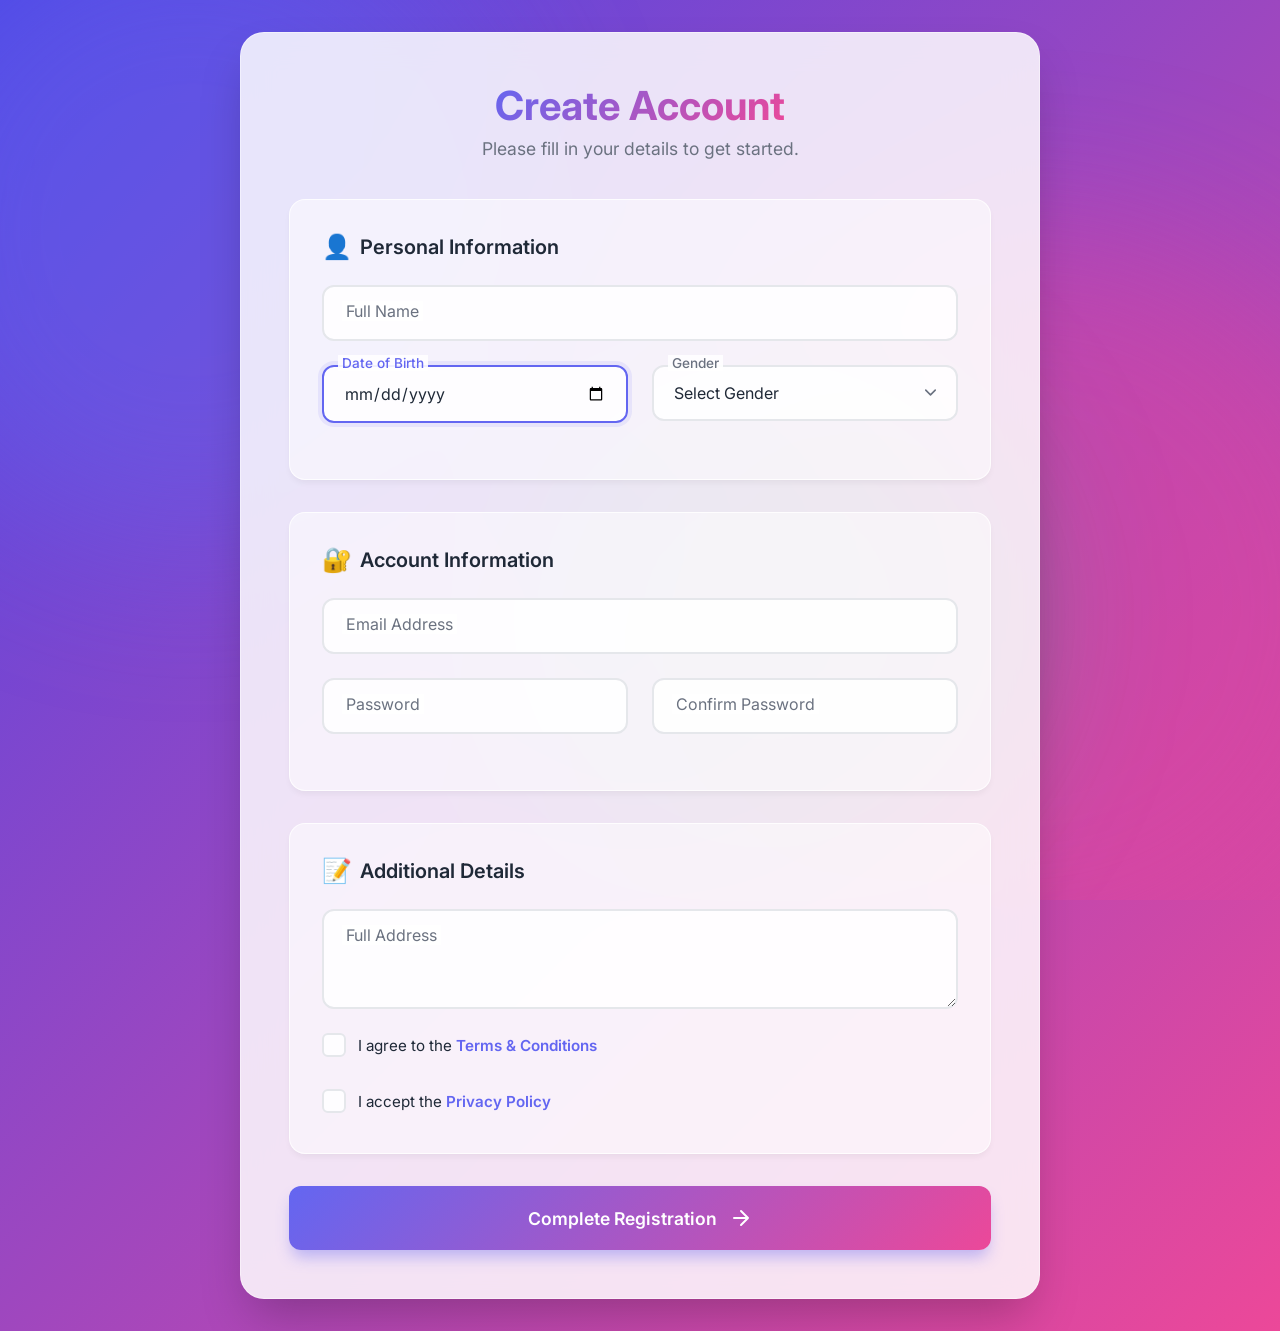
<file: Client side Validation 6/index.html>
<!DOCTYPE html>
<html lang="en">
<head>
    <meta charset="UTF-8">
    <meta name="viewport" content="width=device-width, initial-scale=1.0">
    <title>Premium Registration Form</title>
    <meta name="description" content="A premium client-side form validation implementation">
    <link rel="stylesheet" href="style.css">
    <link href="https://fonts.googleapis.com/css2?family=Inter:wght@300;400;500;600;700&display=swap" rel="stylesheet">
</head>
<body>
    <div class="background-shapes">
        <div class="shape shape-1"></div>
        <div class="shape shape-2"></div>
        <div class="shape shape-3"></div>
    </div>
    
    <div class="container">
        <!-- Form Container -->
        <div class="form-container" id="formContainer">
            <div class="form-header">
                <h1>Create Account</h1>
                <p>Please fill in your details to get started.</p>
            </div>
            
            <form id="registrationForm" novalidate>
                
                <!-- Section 1: Personal Information -->
                <div class="form-section">
                    <h2><span class="icon">👤</span> Personal Information</h2>
                    
                    <div class="input-group">
                        <div class="input-field">
                            <input type="text" id="fullName" name="fullName" placeholder=" ">
                            <label for="fullName">Full Name</label>
                            <span class="error-message" id="fullNameError"></span>
                        </div>
                    </div>

                    <div class="input-row">
                        <div class="input-field">
                            <input type="date" id="dob" name="dob" placeholder=" ">
                            <label for="dob">Date of Birth</label>
                            <span class="error-message" id="dobError"></span>
                        </div>
                        
                        <div class="input-field gender-field">
                            <select id="gender" name="gender">
                                <option value="" disabled selected>Select Gender</option>
                                <option value="male">Male</option>
                                <option value="female">Female</option>
                                <option value="other">Other</option>
                                <option value="prefer-not-say">Prefer not to say</option>
                            </select>
                            <label class="select-label" for="gender">Gender</label>
                            <span class="error-message" id="genderError"></span>
                        </div>
                    </div>
                </div>

                <!-- Section 2: Account Information -->
                <div class="form-section">
                    <h2><span class="icon">🔐</span> Account Information</h2>
                    
                    <div class="input-group">
                        <div class="input-field">
                            <input type="email" id="email" name="email" placeholder=" ">
                            <label for="email">Email Address</label>
                            <span class="error-message" id="emailError"></span>
                        </div>
                    </div>

                    <div class="input-row">
                        <div class="input-field">
                            <input type="password" id="password" name="password" placeholder=" ">
                            <label for="password">Password</label>
                            <span class="error-message" id="passwordError"></span>
                        </div>
                        
                        <div class="input-field">
                            <input type="password" id="confirmPassword" name="confirmPassword" placeholder=" ">
                            <label for="confirmPassword">Confirm Password</label>
                            <span class="error-message" id="confirmPasswordError"></span>
                        </div>
                    </div>
                </div>

                <!-- Section 3: Additional Details -->
                <div class="form-section">
                    <h2><span class="icon">📝</span> Additional Details</h2>
                    
                    <div class="input-group">
                        <div class="input-field">
                            <textarea id="address" name="address" rows="3" placeholder=" "></textarea>
                            <label for="address">Full Address</label>
                            <span class="error-message" id="addressError"></span>
                        </div>
                    </div>
                    
                    <div class="checkbox-group">
                        <div class="checkbox-item">
                            <input type="checkbox" id="terms" name="terms">
                            <label for="terms">I agree to the <a href="#">Terms & Conditions</a></label>
                            <span class="error-message" id="termsError"></span>
                        </div>
                        
                        <div class="checkbox-item">
                            <input type="checkbox" id="privacy" name="privacy">
                            <label for="privacy">I accept the <a href="#">Privacy Policy</a></label>
                            <span class="error-message" id="privacyError"></span>
                        </div>
                    </div>
                </div>

                <button type="submit" class="submit-btn" id="submitBtn">
                    <span>Complete Registration</span>
                    <svg viewBox="0 0 24 24" fill="none" xmlns="http://www.w3.org/2000/svg"><path d="M5 12H19M19 12L12 5M19 12L12 19" stroke="currentColor" stroke-width="2" stroke-linecap="round" stroke-linejoin="round"/></svg>
                </button>
            </form>
        </div>

        <!-- Success Message Container (Hidden by Default) -->
        <div class="success-container hidden" id="successContainer">
            <div class="success-icon">
                <svg viewBox="0 0 24 24" fill="none" xmlns="http://www.w3.org/2000/svg">
                    <path d="M20 6L9 17L4 12" stroke="white" stroke-width="2" stroke-linecap="round" stroke-linejoin="round"/>
                </svg>
            </div>
            <h2>Registration Successful!</h2>
            <p>All fields have been validated. Your form was submitted perfectly.</p>
            <button class="reset-btn" id="resetBtn">Register Another</button>
        </div>
    </div>
    
    <script src="script.js"></script>
</body>
</html>
</file>
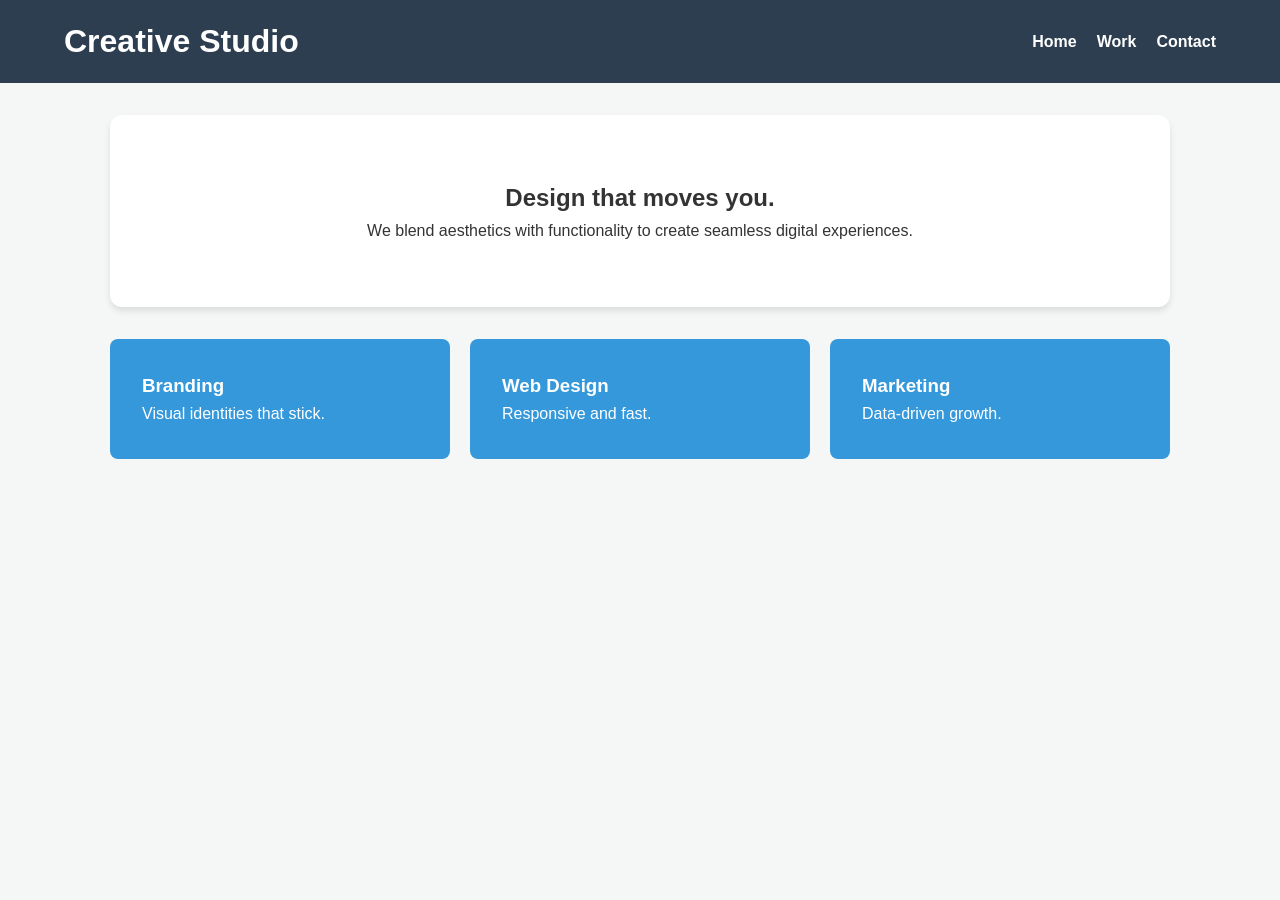
<file: Creative Studio 3/index.html>
<!DOCTYPE html>
<html lang="en">
<head>
    <meta charset="UTF-8">
    <meta name="viewport" content="width=device-width, initial-scale=1.0">
    <title>Creative Studio</title>
    <link rel="stylesheet" href="style.css">
</head>
<body>

    <header>
        <h1>Creative Studio</h1>
        <nav>
            <ul>
                <li><a href="#">Home</a></li>
                <li><a href="#">Work</a></li>
                <li><a href="#">Contact</a></li>
            </ul>
        </nav>
    </header>

    <main class="container">
        <section class="hero">
            <h2>Design that moves you.</h2>
            <p>We blend aesthetics with functionality to create seamless digital experiences.</p>
        </section>

        <div class="grid">
            <div class="card"><h3>Branding</h3><p>Visual identities that stick.</p></div>
            <div class="card"><h3>Web Design</h3><p>Responsive and fast.</p></div>
            <div class="card"><h3>Marketing</h3><p>Data-driven growth.</p></div>
        </div>
    </main>

</body>
</html>
</file>
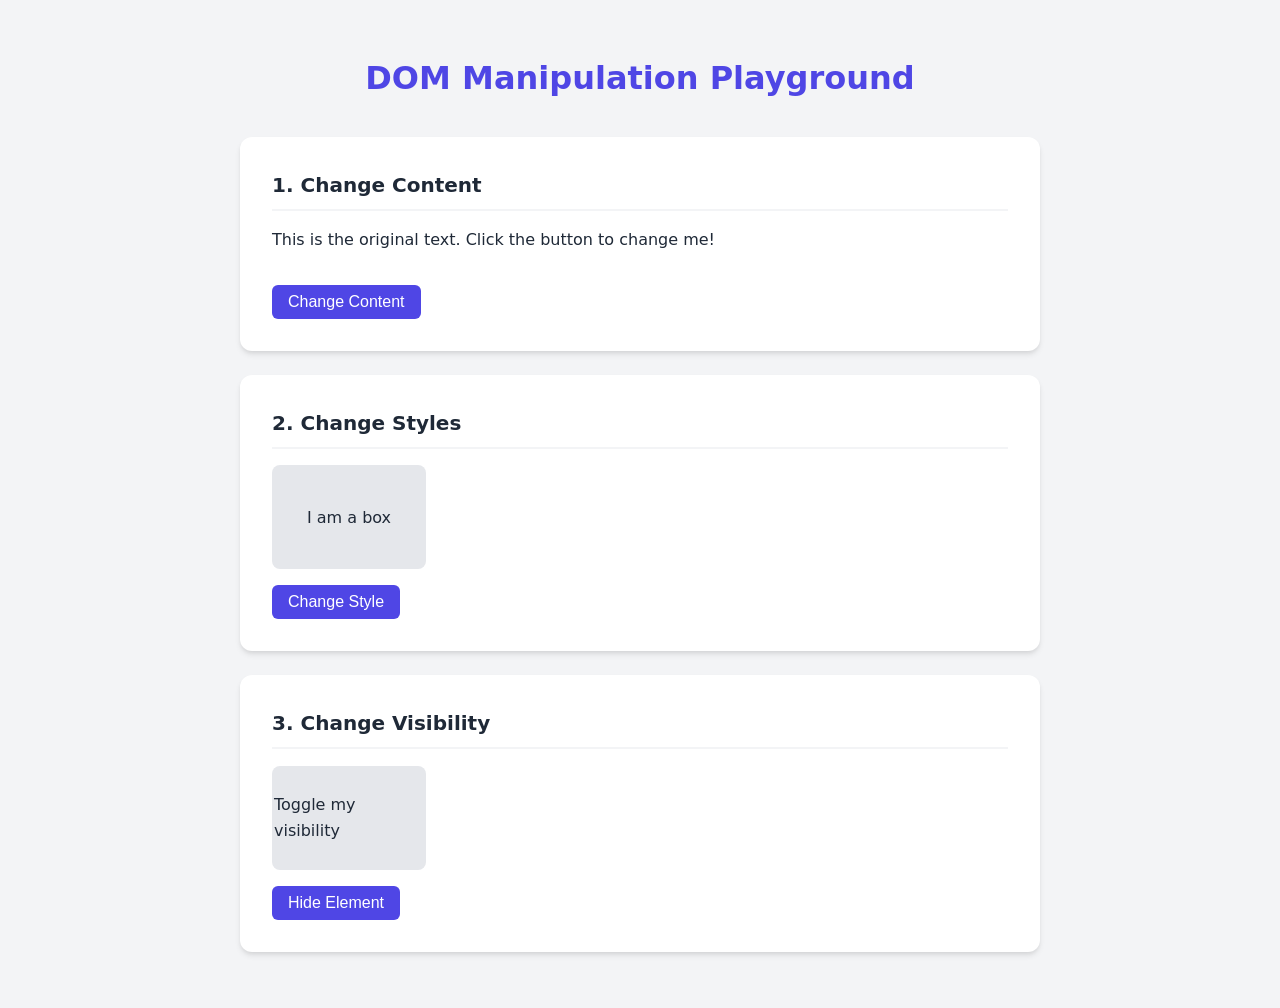
<file: DOM Manipulation 4/index.html>
<!DOCTYPE html>
<html lang="en">
<head>
    <meta charset="UTF-8">
    <meta name="viewport" content="width=device-width, initial-scale=1.0">
    <title>DOM Manipulation Tasks</title>
    <link rel="stylesheet" href="style.css">
</head>
<body>
    <div class="container">
        <h1>DOM Manipulation Playground</h1>
        
        <div class="card">
            <h2>1. Change Content</h2>
            <p id="content-text">This is the original text. Click the button to change me!</p>
            <button id="btn-change-content">Change Content</button>
        </div>

        <div class="card">
            <h2>2. Change Styles</h2>
            <div id="style-box" class="box">I am a box</div>
            <button id="btn-change-style">Change Style</button>
        </div>

        <div class="card">
            <h2>3. Change Visibility</h2>
            <div id="visibility-box" class="box">Toggle my visibility</div>
            <button id="btn-toggle-visibility">Hide Element</button>
        </div>
    </div>

    <script src="script.js"></script>
</body>
</html>
</file>
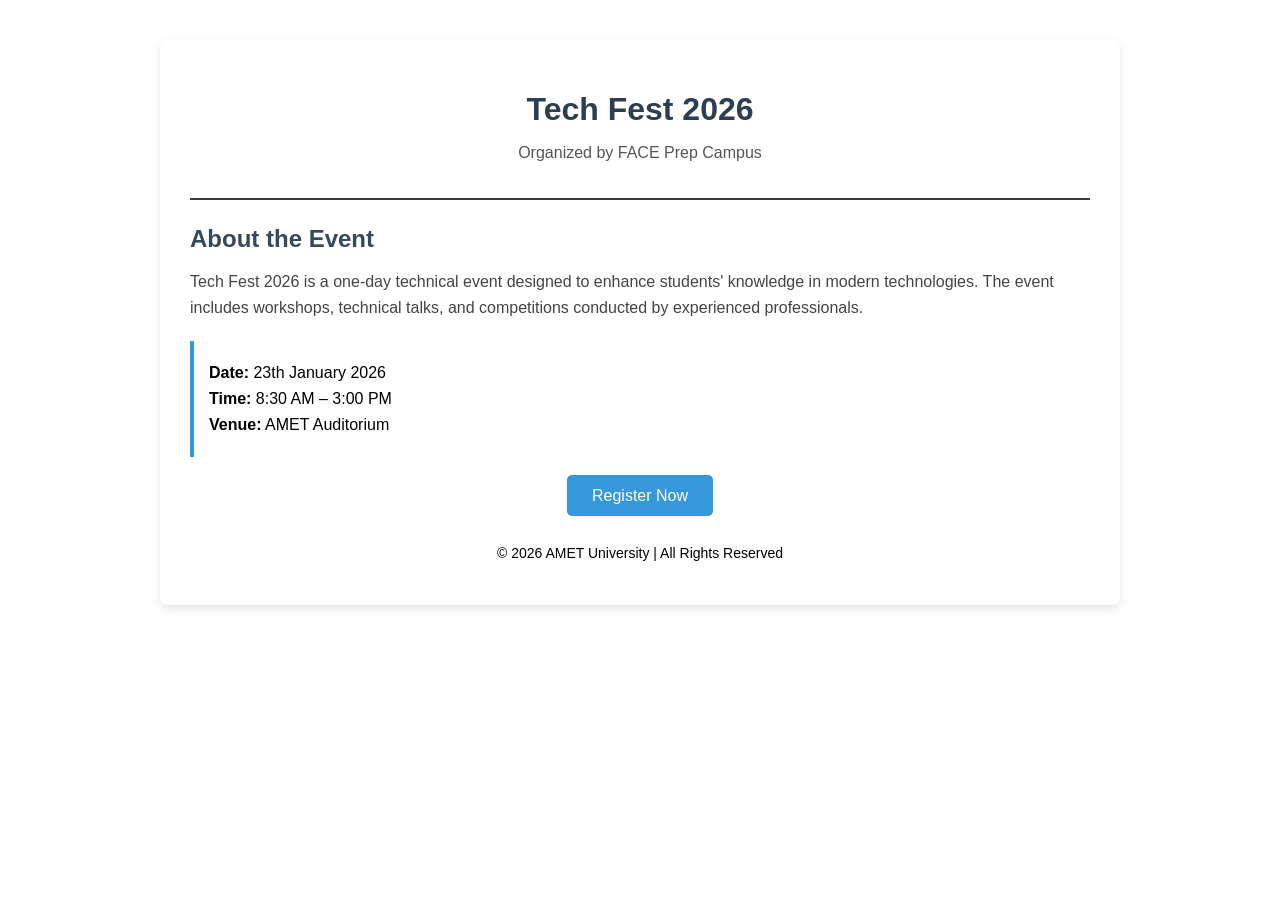
<file: Event Page 1/index.html>
<!DOCTYPE html>
<html lang="en">
<head>
    <meta charset="UTF-8">
    <title>Event Page</title>
    <style>
        body {
            font-family: Arial, Helvetica, sans-serif;
            background-color: #ffffff;
            margin: 0;
            padding: 0;
        }

        .container {
            max-width: 900px;
            margin: 40px auto;
            background: #ffffff;
            padding: 30px;
            border-radius: 8px;
            box-shadow: 0 4px 10px rgba(0, 0, 0, 0.1);
        }

        .header {
            text-align: center;
            border-bottom: 2px solid #3d3d3d;
            padding-bottom: 20px;
        }

        .header h1 {
            color: #2c3e50;
            margin-bottom: 10px;
        }

        .header p {
            color: #555;
            font-size: 16px;
        }

        .event-details {
            margin-top: 25px;
        }

        .event-details h2 {
            color: #34495e;
            margin-bottom: 10px;
        }

        .event-details p {
            line-height: 1.6;
            color: #444;
        }

        .info {
            margin-top: 20px;
            background: #ffffff;
            padding: 15px;
            border-left: 4px solid #3498db;
        }

        .info p {
            margin: 8px 0;
        }

        .register {
            text-align: center;
            margin-top: 30px;
        }

        .register a {
            text-decoration: none;
            background-color: #3498db;
            color: #ffffff;
            padding: 12px 25px;
            border-radius: 5px;
            font-size: 16px;
        }

        .register a:hover {
            background-color: #217dbb;
        }

        footer {
            text-align: center;
            margin-top: 40px;
            color: #000000;
            font-size: 14px;
        }
    </style>
</head>
<body>

    <div class="container">
        <div class="header">
            <h1>Tech Fest 2026</h1>
            <p>Organized by FACE Prep Campus</p>
        </div>

        <div class="event-details">
            <h2>About the Event</h2>
            <p>
                Tech Fest 2026 is a one-day technical event designed to enhance
                students' knowledge in modern technologies. The event includes
                workshops, technical talks, and competitions conducted by
                experienced professionals.
            </p>
        </div>

        <div class="info">
            <p><strong>Date:</strong> 23th January 2026</p>
            <p><strong>Time:</strong> 8:30 AM – 3:00 PM</p>
            <p><strong>Venue:</strong> AMET Auditorium</p>
        </div>

        <div class="register">
            <a href="#">Register Now</a>
        </div>

        <footer>
            <p>© 2026 AMET University | All Rights Reserved</p>
        </footer>
    </div>

</body>
</html>
</file>
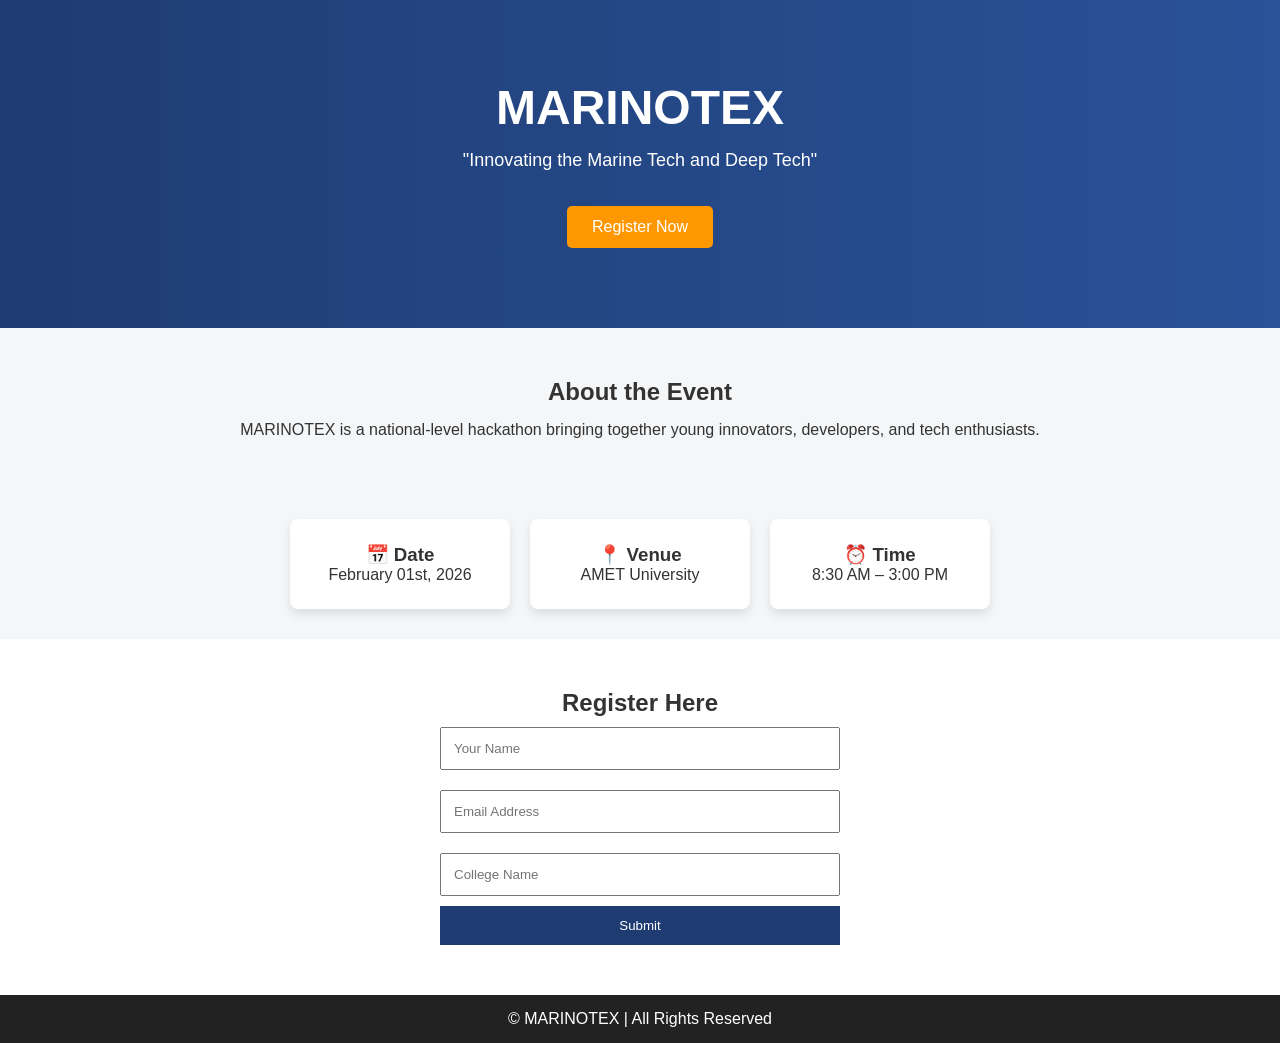
<file: MARINOTEX 2/index.html>
<!DOCTYPE html>
<html lang="en">
<head>
    <meta charset="UTF-8">
    <title>MARINOTEX</title>
    <link rel="stylesheet" href="./style.css">
</head>
<body>

    <header class="hero">
        <h1>MARINOTEX</h1>
        <p>"Innovating the Marine Tech and Deep Tech"</p>
        <a href="#register" class="btn">Register Now</a>
    </header>

    <section class="about">
        <h2>About the Event</h2>
        <p>
            MARINOTEX is a national-level hackathon bringing together
            young innovators, developers, and tech enthusiasts.
        </p>
    </section>

    <section class="details">
        <div class="card">
            <h3>📅 Date</h3>
            <p>February 01st, 2026</p>
        </div>
        <div class="card">
            <h3>📍 Venue</h3>
            <p>AMET University</p>
        </div>
        <div class="card">
            <h3>⏰ Time</h3>
            <p>8:30 AM – 3:00 PM</p>
        </div>
    </section>

    <section class="register" id="register">
        <h2>Register Here</h2>
        <form>
            <input type="text" placeholder="Your Name" required>
            <input type="email" placeholder="Email Address" required>
            <input type="text" placeholder="College Name" required>
            <button type="submit">Submit</button>
        </form>
    </section>

    <footer>
        <p>© MARINOTEX | All Rights Reserved</p>
    </footer>

</body>
</html>
</file>
<file: Client side Validation 6/style.css>
:root {
    --primary: #6366f1;
    --primary-hover: #4f46e5;
    --secondary: #ec4899;
    --success: #10b981;
    --error: #ef4444;
    --error-bg: #fef2f2;
    --text-main: #1f2937;
    --text-muted: #6b7280;
    --bg-main: #f3f4f6;
    --glass-bg: rgba(255, 255, 255, 0.85);
    --glass-border: rgba(255, 255, 255, 0.4);
    --glass-shadow: 0 25px 50px -12px rgba(0, 0, 0, 0.25);
    --input-bg: rgba(255, 255, 255, 0.9);
    --input-border: #e5e7eb;
}

* {
    margin: 0;
    padding: 0;
    box-sizing: border-box;
    font-family: 'Inter', -apple-system, BlinkMacSystemFont, "Segoe UI", Roboto, Helvetica, Arial, sans-serif;
}

body {
    min-height: 100vh;
    display: flex;
    justify-content: center;
    align-items: center;
    background: linear-gradient(135deg, #4f46e5 0%, #ec4899 100%);
    color: var(--text-main);
    padding: 2rem 1rem;
    position: relative;
    overflow-x: hidden;
}

/* Background animated shapes */
.background-shapes {
    position: fixed;
    top: 0;
    left: 0;
    width: 100%;
    height: 100%;
    z-index: 0;
    overflow: hidden;
    pointer-events: none;
}

.shape {
    position: absolute;
    filter: blur(80px);
    z-index: -1;
    animation: float 20s infinite ease-in-out;
}

.shape-1 {
    top: -10%;
    left: -10%;
    width: 50vw;
    height: 50vw;
    background: rgba(99, 102, 241, 0.4);
    border-radius: 50%;
}

.shape-2 {
    bottom: -10%;
    right: -10%;
    width: 60vw;
    height: 60vw;
    background: rgba(236, 72, 153, 0.4);
    border-radius: 50%;
    animation-delay: -5s;
}

.shape-3 {
    top: 40%;
    left: 40%;
    width: 40vw;
    height: 40vw;
    background: rgba(16, 185, 129, 0.3);
    border-radius: 50%;
    animation-delay: -10s;
}

@keyframes float {
    0%, 100% { transform: translate(0, 0) scale(1); }
    33% { transform: translate(30px, -50px) scale(1.1); }
    66% { transform: translate(-20px, 20px) scale(0.9); }
}

.container {
    width: 100%;
    max-width: 800px;
    position: relative;
    z-index: 1;
}

.form-container, .success-container {
    background: var(--glass-bg);
    backdrop-filter: blur(16px);
    -webkit-backdrop-filter: blur(16px);
    border: 1px solid var(--glass-border);
    border-radius: 24px;
    padding: 3rem;
    box-shadow: var(--glass-shadow);
    transition: all 0.5s cubic-bezier(0.4, 0, 0.2, 1);
}

.form-header {
    text-align: center;
    margin-bottom: 2.5rem;
}

.form-header h1 {
    font-size: 2.5rem;
    font-weight: 700;
    margin-bottom: 0.5rem;
    background: linear-gradient(135deg, var(--primary) 0%, var(--secondary) 100%);
    -webkit-background-clip: text;
    -webkit-text-fill-color: transparent;
    display: inline-block;
}

.form-header p {
    color: var(--text-muted);
    font-size: 1.1rem;
}

.form-section {
    background: rgba(255, 255, 255, 0.5);
    border-radius: 16px;
    padding: 2rem;
    margin-bottom: 2rem;
    border: 1px solid rgba(255, 255, 255, 0.8);
    box-shadow: 0 4px 6px -1px rgba(0, 0, 0, 0.05);
}

.form-section h2 {
    font-size: 1.25rem;
    font-weight: 600;
    margin-bottom: 1.5rem;
    display: flex;
    align-items: center;
    gap: 0.5rem;
    color: var(--text-main);
}

.icon {
    font-size: 1.5rem;
}

.input-row {
    display: grid;
    grid-template-columns: 1fr 1fr;
    gap: 1.5rem;
}

.input-group {
    margin-bottom: 1.5rem;
}

.input-row .input-group {
    margin-bottom: 0;
}

.input-field {
    position: relative;
    margin-bottom: 1.5rem; /* space for error */
    display: flex;
    flex-direction: column;
}

.input-row .input-field {
    margin-bottom: 1.5rem;
}

.input-field input, 
.input-field select, 
.input-field textarea {
    width: 100%;
    padding: 1rem 1.25rem;
    border: 2px solid var(--input-border);
    border-radius: 12px;
    background: var(--input-bg);
    font-size: 1rem;
    color: var(--text-main);
    transition: all 0.3s ease;
    outline: none;
}

.input-field textarea {
    resize: vertical;
    min-height: 100px;
}

.input-field label {
    position: absolute;
    left: 1.25rem;
    top: 1rem;
    color: var(--text-muted);
    transition: all 0.3s ease;
    pointer-events: none;
    background: var(--input-bg);
    padding: 0 0.25rem;
}

/* Float label interactions */
.input-field input:focus,
.input-field input:not(:placeholder-shown),
.input-field textarea:focus,
.input-field textarea:not(:placeholder-shown) {
    border-color: var(--primary);
    box-shadow: 0 0 0 4px rgba(99, 102, 241, 0.1);
}

.input-field input:focus ~ label,
.input-field input:not(:placeholder-shown) ~ label,
.input-field textarea:focus ~ label,
.input-field textarea:not(:placeholder-shown) ~ label {
    top: -0.65rem;
    left: 1rem;
    font-size: 0.85rem;
    font-weight: 500;
    color: var(--primary);
}

.input-field select {
    appearance: none;
    -webkit-appearance: none;
    background-image: url("data:image/svg+xml,%3Csvg xmlns='http://www.w3.org/2000/svg' width='24' height='24' viewBox='0 0 24 24' fill='none' stroke='%236b7280' stroke-width='2' stroke-linecap='round' stroke-linejoin='round'%3E%3Cpolyline points='6 9 12 15 18 9'%3E%3C/polyline%3E%3C/svg%3E");
    background-repeat: no-repeat;
    background-position: right 1rem center;
    background-size: 1.2em;
}

.input-field select:focus {
    border-color: var(--primary);
    box-shadow: 0 0 0 4px rgba(99, 102, 241, 0.1);
}

.select-label {
    top: -0.65rem !important;
    left: 1rem !important;
    font-size: 0.85rem !important;
    font-weight: 500;
    color: var(--text-muted);
    background: var(--input-bg);
    padding: 0 0.25rem;
}

/* Valid/Error States */
.input-field.success input,
.input-field.success select,
.input-field.success textarea {
    border-color: var(--success);
}

.input-field.success input:focus,
.input-field.success select:focus,
.input-field.success textarea:focus {
    box-shadow: 0 0 0 4px rgba(16, 185, 129, 0.1);
}

.input-field.success label {
    color: var(--success) !important;
}

.input-field.error input,
.input-field.error select,
.input-field.error textarea {
    border-color: var(--error);
    background-color: var(--error-bg);
}

.input-field.error input:focus,
.input-field.error select:focus,
.input-field.error textarea:focus {
    box-shadow: 0 0 0 4px rgba(239, 68, 68, 0.1);
}

.input-field.error label {
    color: var(--error) !important;
}

.error-message {
    position: absolute;
    bottom: -1.25rem;
    left: 0.5rem;
    color: var(--error);
    font-size: 0.8rem;
    font-weight: 500;
    opacity: 0;
    transform: translateY(-5px);
    transition: all 0.3s ease;
}

.input-field.error .error-message {
    opacity: 1;
    transform: translateY(0);
}

/* Checkboxes */
.checkbox-group {
    display: flex;
    flex-direction: column;
    gap: 1.5rem; /* space for error */
}

.checkbox-item {
    position: relative;
    display: flex;
    align-items: center;
    gap: 0.75rem;
    margin-bottom: 0.5rem;
}

.checkbox-item input[type="checkbox"] {
    appearance: none;
    -webkit-appearance: none;
    width: 24px;
    height: 24px;
    border: 2px solid var(--input-border);
    border-radius: 6px;
    background: var(--input-bg);
    cursor: pointer;
    position: relative;
    transition: all 0.2s ease;
}

.checkbox-item input[type="checkbox"]:checked {
    background: var(--primary);
    border-color: var(--primary);
}

.checkbox-item input[type="checkbox"]:checked::after {
    content: '';
    position: absolute;
    top: 3px;
    left: 7px;
    width: 6px;
    height: 12px;
    border: solid white;
    border-width: 0 2px 2px 0;
    transform: rotate(45deg);
}

.checkbox-item label {
    font-size: 0.95rem;
    color: var(--text-main);
    cursor: pointer;
}

.checkbox-item a {
    color: var(--primary);
    text-decoration: none;
    font-weight: 600;
}

.checkbox-item a:hover {
    text-decoration: underline;
}

.checkbox-item.error input[type="checkbox"] {
    border-color: var(--error);
    background-color: var(--error-bg);
}

.checkbox-item .error-message {
    bottom: -1.25rem;
    left: 2rem;
}

.checkbox-item.error .error-message {
    opacity: 1;
    transform: translateY(0);
}

/* Buttons */
.submit-btn, .reset-btn {
    width: 100%;
    padding: 1.25rem;
    border: none;
    border-radius: 12px;
    background: linear-gradient(135deg, var(--primary) 0%, var(--secondary) 100%);
    color: white;
    font-size: 1.1rem;
    font-weight: 600;
    cursor: pointer;
    transition: all 0.3s ease;
    display: flex;
    justify-content: center;
    align-items: center;
    gap: 0.75rem;
    box-shadow: 0 10px 15px -3px rgba(99, 102, 241, 0.4);
}

.submit-btn svg {
    width: 24px;
    height: 24px;
    transition: transform 0.3s ease;
}

.submit-btn:hover, .reset-btn:hover {
    transform: translateY(-2px);
    box-shadow: 0 20px 25px -5px rgba(99, 102, 241, 0.5);
}

.submit-btn:hover svg {
    transform: translateX(5px);
}

.submit-btn:active, .reset-btn:active {
    transform: translateY(0);
}

/* Success Container */
.success-container {
    text-align: center;
    position: absolute;
    top: 0;
    left: 0;
    width: 100%;
    height: 100%;
    display: flex;
    flex-direction: column;
    justify-content: center;
    align-items: center;
    visibility: hidden;
    opacity: 0;
    transform: scale(0.95);
    z-index: -1;
}

.success-container.visible {
    visibility: visible;
    opacity: 1;
    transform: scale(1);
    z-index: 10;
    position: relative;
    height: auto;
}

.form-container.hidden {
    visibility: hidden;
    opacity: 0;
    transform: scale(0.95);
    position: absolute;
    z-index: -1;
}

.success-icon {
    width: 80px;
    height: 80px;
    background: linear-gradient(135deg, var(--success) 0%, #059669 100%);
    border-radius: 50%;
    display: flex;
    justify-content: center;
    align-items: center;
    margin: 0 auto 2rem;
    box-shadow: 0 10px 25px -5px rgba(16, 185, 129, 0.5);
    animation: scaleIn 0.5s cubic-bezier(0.175, 0.885, 0.32, 1.275) forwards;
}

.success-icon svg {
    width: 40px;
    height: 40px;
}

.success-container h2 {
    font-size: 2.5rem;
    font-weight: 700;
    color: var(--text-main);
    margin-bottom: 1rem;
}

.success-container p {
    color: var(--text-muted);
    font-size: 1.1rem;
    margin-bottom: 3rem;
    max-width: 400px;
    margin-left: auto;
    margin-right: auto;
}

@keyframes scaleIn {
    0% { transform: scale(0); }
    100% { transform: scale(1); }
}

/* Responsive */
@media (max-width: 768px) {
    .form-container, .success-container {
        padding: 2rem 1.5rem;
    }
    
    .input-row {
        grid-template-columns: 1fr;
        gap: 0;
    }
    
    .form-header h1 {
        font-size: 2rem;
    }
}
</file>
<file: Creative Studio 3/style.css>
/* 1. Global Reset & Fonts */
* {
    margin: 0;
    padding: 0;
    box-sizing: border-box;
}

body {
    font-family: 'Segoe UI', Tahoma, Geneva, Verdana, sans-serif;
    line-height: 1.6;
    background-color: #f4f7f6;
    color: #333;
}

/* 2. Layout & Positioning */
header {
    background: #2c3e50;
    color: white;
    padding: 1rem 5%;
    display: flex;
    justify-content: space-between;
    align-items: center;
    position: sticky; /* Keeps header at top */
    top: 0;
    z-index: 1000;
}

nav ul {
    list-style: none;
    display: flex;
}

nav ul li {
    margin-left: 20px;
}

nav a {
    color: white;
    text-decoration: none;
    font-weight: bold;
}

/* 3. Container & Hero Section */
.container {
    max-width: 1100px;
    margin: 2rem auto;
    padding: 0 20px;
}

.hero {
    text-align: center;
    padding: 4rem 1rem;
    background: #ffffff;
    border-radius: 12px;
    box-shadow: 0 4px 6px rgba(0,0,0,0.1);
    margin-bottom: 2rem;
}

/* 4. Flexbox/Grid for Cards */
.grid {
    display: grid;
    grid-template-columns: repeat(auto-fit, minmax(250px, 1fr));
    gap: 20px;
}

.card {
    background: #3498db;
    color: white;
    padding: 2rem;
    border-radius: 8px;
    transition: transform 0.3s ease;
}

.card:hover {
    transform: translateY(-5px); /* Simple interaction */
    background: #2980b9;
}

/* 5. Responsive Elements (Media Queries) */
@media (max-width: 768px) {
    header {
        flex-direction: column;
        text-align: center;
    }

    nav ul {
        margin-top: 1rem;
    }
}
</file>
<file: DOM Manipulation 4/style.css>
:root {
    --primary-color: #4f46e5;
    --primary-hover: #4338ca;
    --bg-color: #f3f4f6;
    --card-bg: #ffffff;
    --text-color: #1f2937;
}

body {
    font-family: 'Inter', system-ui, -apple-system, sans-serif;
    background-color: var(--bg-color);
    color: var(--text-color);
    line-height: 1.6;
    margin: 0;
    padding: 2rem;
    display: flex;
    justify-content: center;
}

.container {
    max-width: 800px;
    width: 100%;
}

h1 {
    text-align: center;
    color: var(--primary-color);
    margin-bottom: 2rem;
}

.card {
    background: var(--card-bg);
    border-radius: 12px;
    padding: 2rem;
    margin-bottom: 1.5rem;
    box-shadow: 0 4px 6px -1px rgba(0, 0, 0, 0.1), 0 2px 4px -1px rgba(0, 0, 0, 0.06);
    transition: transform 0.2s ease;
}

.card:hover {
    transform: translateY(-2px);
}

h2 {
    margin-top: 0;
    font-size: 1.25rem;
    border-bottom: 2px solid var(--bg-color);
    padding-bottom: 0.5rem;
}

button {
    background-color: var(--primary-color);
    color: white;
    border: none;
    padding: 0.5rem 1rem;
    border-radius: 6px;
    cursor: pointer;
    font-size: 1rem;
    font-weight: 500;
    transition: background-color 0.2s ease;
    margin-top: 1rem;
}

button:hover {
    background-color: var(--primary-hover);
}

.box {
    width: 150px;
    height: 100px;
    background-color: #e5e7eb;
    display: flex;
    align-items: center;
    justify-content: center;
    border-radius: 8px;
    margin-top: 1rem;
    transition: all 0.3s ease;
    border: 2px solid transparent;
}

/* Dynamic classes added via JS */
.new-style {
    background-color: #10b981;
    color: white;
    border-color: #059669;
    transform: scale(1.05);
    box-shadow: 0 10px 15px -3px rgba(0, 0, 0, 0.1);
}

.hidden {
    opacity: 0;
    visibility: hidden;
    height: 0;
    margin: 0;
    padding: 0;
}
</file>
<file: MARINOTEX 2/style.css>
* {
    margin: 0;
    padding: 0;
    box-sizing: border-box;
    font-family: Arial, sans-serif;
}

body {
    background: #f4f6f8;
    color: #333;
}

.hero {
    background: linear-gradient(to right, #1e3c72, #2a5298);
    color: white;
    text-align: center;
    padding: 80px 20px;
}

.hero h1 {
    font-size: 48px;
}

.hero p {
    font-size: 18px;
    margin: 15px 0;
}

.btn {
    display: inline-block;
    background: #ff9800;
    color: white;
    padding: 12px 25px;
    text-decoration: none;
    border-radius: 5px;
    margin-top: 20px;
}

.about {
    padding: 50px 20px;
    text-align: center;
}

.about h2 {
    margin-bottom: 15px;
}

.details {
    display: flex;
    justify-content: center;
    gap: 20px;
    padding: 30px;
    flex-wrap: wrap;
}

.card {
    background: white;
    padding: 25px;
    width: 220px;
    text-align: center;
    border-radius: 8px;
    box-shadow: 0 5px 10px rgba(0,0,0,0.1);
}

.register {
    background: white;
    padding: 50px 20px;
    text-align: center;
}

.register form {
    max-width: 400px;
    margin: auto;
}

.register input {
    width: 100%;
    padding: 12px;
    margin: 10px 0;
}

.register button {
    width: 100%;
    padding: 12px;
    background: #1e3c72;
    color: white;
    border: none;
    cursor: pointer;
}

footer {
    background: #222;
    color: white;
    text-align: center;
    padding: 15px;
}
</file>
